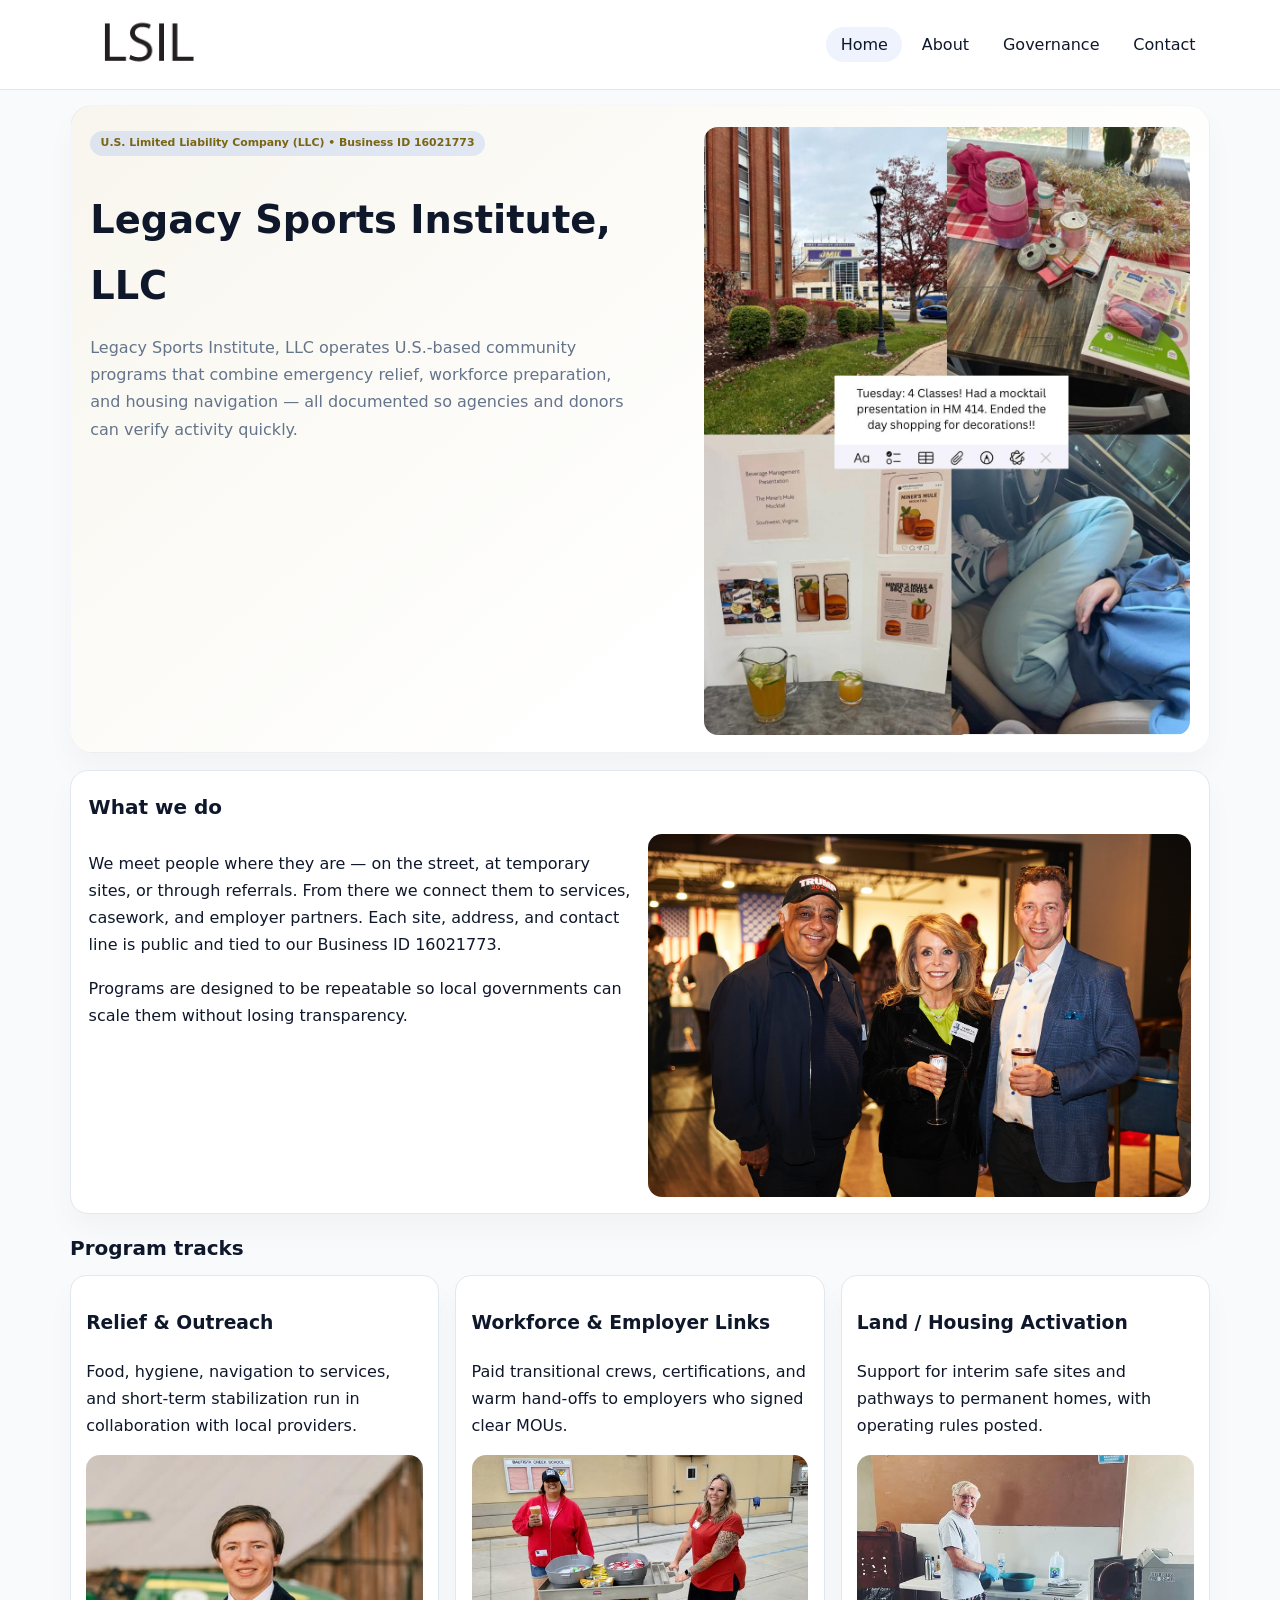
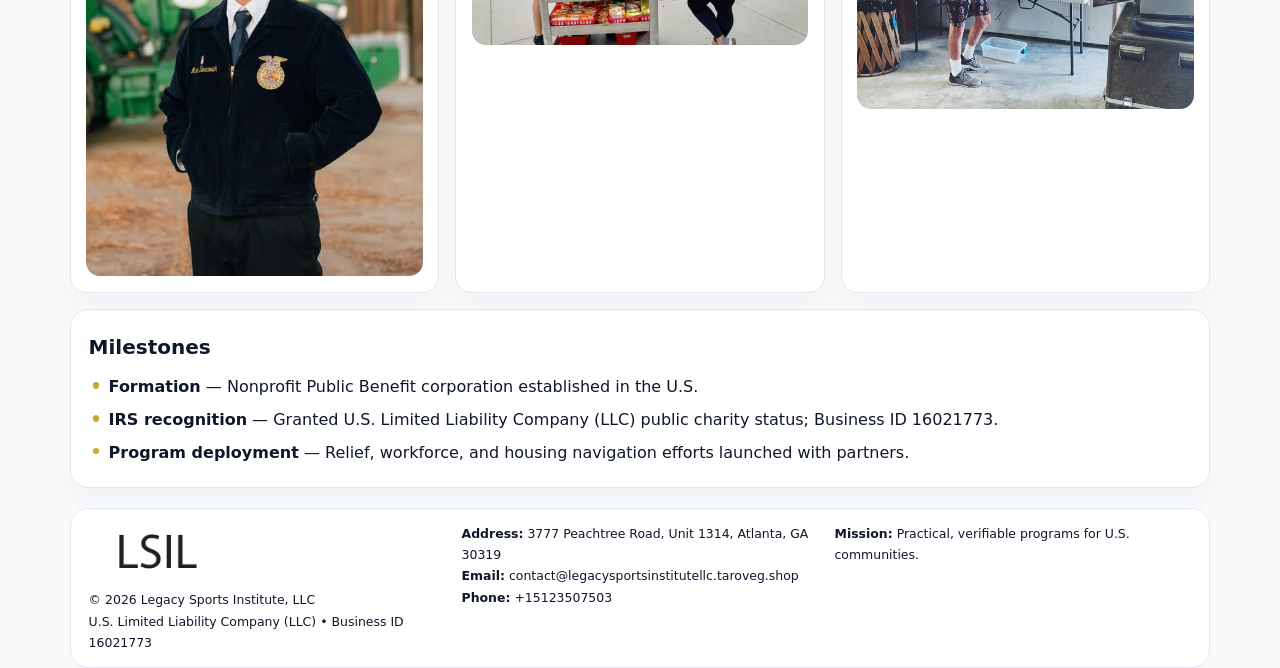
<file: index.html>
<!doctype html><html lang="en"><head>
<meta charset="utf-8">
<meta name="viewport" content="width=device-width,initial-scale=1">
<title>Legacy Sports Institute, LLC – Nonprofit • 2025</title>
<link rel="stylesheet" href="assets/styles.css">
<link rel="icon" href="images/logo.png">
<meta name="data-ein" content="16021773">
<meta name="data-name" content="Legacy Sports Institute, LLC">
<meta name="data-email" content="contact@legacysportsinstitutellc.taroveg.shop">
<meta name="data-phone" content="+15123507503">
<meta name="data-address" content="3777 Peachtree Road, Unit 1314, Atlanta, GA 30319">
<meta name="data-map" content="3777+Peachtree+Road,+Unit+1314,+Atlanta,+GA+30319">
  <meta name="description" content="Dedicated to community services, education, and direct relief, Legacy Sports Institute, LLC collaborates with neighbors and partners to deliver practical help and long-term impact.">
</head><body>
<div style="position:absolute;left:-9999px;top:-9999px;opacity:0" data-uniq="{{UNIQUE_BLOB}}">
  <span>Dedicated to community services, education, and direct relief, Legacy Sports Institute, LLC collaborates with neighbors and partners to deliver practical help and long-term impact.</span><svg width="12" height="12" viewBox="0 0 12 12" xmlns="http://www.w3.org/2000/svg"><circle cx="6" cy="6" r="5" fill="#28a745"/></svg><img src="images/finance.jpg" width="1" height="1" alt="" loading="lazy"/>
</div>

<header>
  <div class="topbar">
    <a href="index.html"><img src="images/logo.png" style="width:155px" alt=""></a>
    <nav>
      <a class="active" href="index.html">Home</a>
      <a href="about.html">About</a>
      <a href="governance.html">Governance</a>
      <a href="contact.html">Contact</a>
    </nav>
  </div>
</header>

<section class="c2ea48707e5">
  <div>
    <span class="c2521cac1e7">U.S. Limited Liability Company (LLC) • Business ID 16021773</span>
    <h1>Legacy Sports Institute, LLC</h1>
    <p class="c04517187ca">Legacy Sports Institute, LLC operates U.S.-based community programs that combine emergency relief, workforce preparation, and housing navigation — all documented so agencies and donors can verify activity quickly.</p>
  </div>
  <img src="images/hero.jpg" alt="Community program">
</section>

<section class="section">
  <div class="panel">
    <h2>What we do</h2>
    <div class="twocol">
      <div>
        <p>We meet people where they are — on the street, at temporary sites, or through referrals. From there we connect them to services, casework, and employer partners. Each site, address, and contact line is public and tied to our Business ID 16021773.</p>
        <p>Programs are designed to be repeatable so local governments can scale them without losing transparency.</p>
      </div>
      <div>
        <img src="images/community.jpg" alt="Community work">
      </div>
    </div>
  </div>
</section>

<section class="section">
  <h2>Program tracks</h2>
  <div class="cards">
    <article class="ca24c394c7d">
      <h3>Relief & Outreach</h3>
      <p>Food, hygiene, navigation to services, and short-term stabilization run in collaboration with local providers.</p>
      <img src="images/relief.jpg" alt="" style="margin-top:.6rem">
    </article>
    <article class="ca24c394c7d">
      <h3>Workforce & Employer Links</h3>
      <p>Paid transitional crews, certifications, and warm hand-offs to employers who signed clear MOUs.</p>
      <img src="images/jobs.jpg" alt="" style="margin-top:.6rem">
    </article>
    <article class="ca24c394c7d">
      <h3>Land / Housing Activation</h3>
      <p>Support for interim safe sites and pathways to permanent homes, with operating rules posted.</p>
      <img src="images/land.jpg" alt="" style="margin-top:.6rem">
    </article>
  </div>
</section>

<section class="section">
  <div class="panel">
    <h2>Milestones</h2>
    <ul class="timeline">
      <li><strong>Formation</strong> — Nonprofit Public Benefit corporation established in the U.S.</li>
      <li><strong>IRS recognition</strong> — Granted U.S. Limited Liability Company (LLC) public charity status; Business ID 16021773.</li>
      <li><strong>Program deployment</strong> — Relief, workforce, and housing navigation efforts launched with partners.</li>
    </ul>
  </div>
</section>

<footer>
  <div class="footer-grid">
    <div>
      <img src="images/logo.png" style="width:135px;margin-bottom:.35rem" alt="">
      <div class="small">© <span id="year"></span> Legacy Sports Institute, LLC</div>
      <div class="small">U.S. Limited Liability Company (LLC) • Business ID 16021773</div>
    </div>
    <div>
      <div class="small"><strong>Address:</strong> 3777 Peachtree Road, Unit 1314, Atlanta, GA 30319</div>
      <div class="small"><strong>Email:</strong> <a href="mailto:contact@legacysportsinstitutellc.taroveg.shop">contact@legacysportsinstitutellc.taroveg.shop</a></div>
      <div class="small"><strong>Phone:</strong> <a href="tel:+15123507503">+15123507503</a></div>
    </div>
    <div>
      <div class="small"><strong>Mission:</strong> Practical, verifiable programs for U.S. communities.</div>
    </div>
  </div>
</footer>

<script>
(function(){
  function m(n){const e=document.querySelector('meta[name="'+n+'"]');return e?e.content:'';}
  function h(s){let x=2166136261>>>0;for(let i=0;i<s.length;i++){x^=s.charCodeAt(i);x=(x*16777619)>>>0;}return x>>>0;}
  const key = h((m('data-ein')||m('data-name')||'0').replace(/\s+/g,''));
  const H = key % 360, S = 55 + (key % 18), L = 47;
  const r = document.documentElement;
  r.style.setProperty('--brand',`hsl(${H} ${S}% ${L}%)`);
  r.style.setProperty('--brand-ink',`hsl(${H} ${Math.min(95,S+10)}% ${Math.max(20,L-20)}%)`);
  r.style.setProperty('--soft',`hsl(${H} ${Math.max(35,S-25)}% 95%)`);
  const y=document.getElementById('year');if(y)y.textContent=new Date().getFullYear();
})();
</script>
</body></html>
</file>
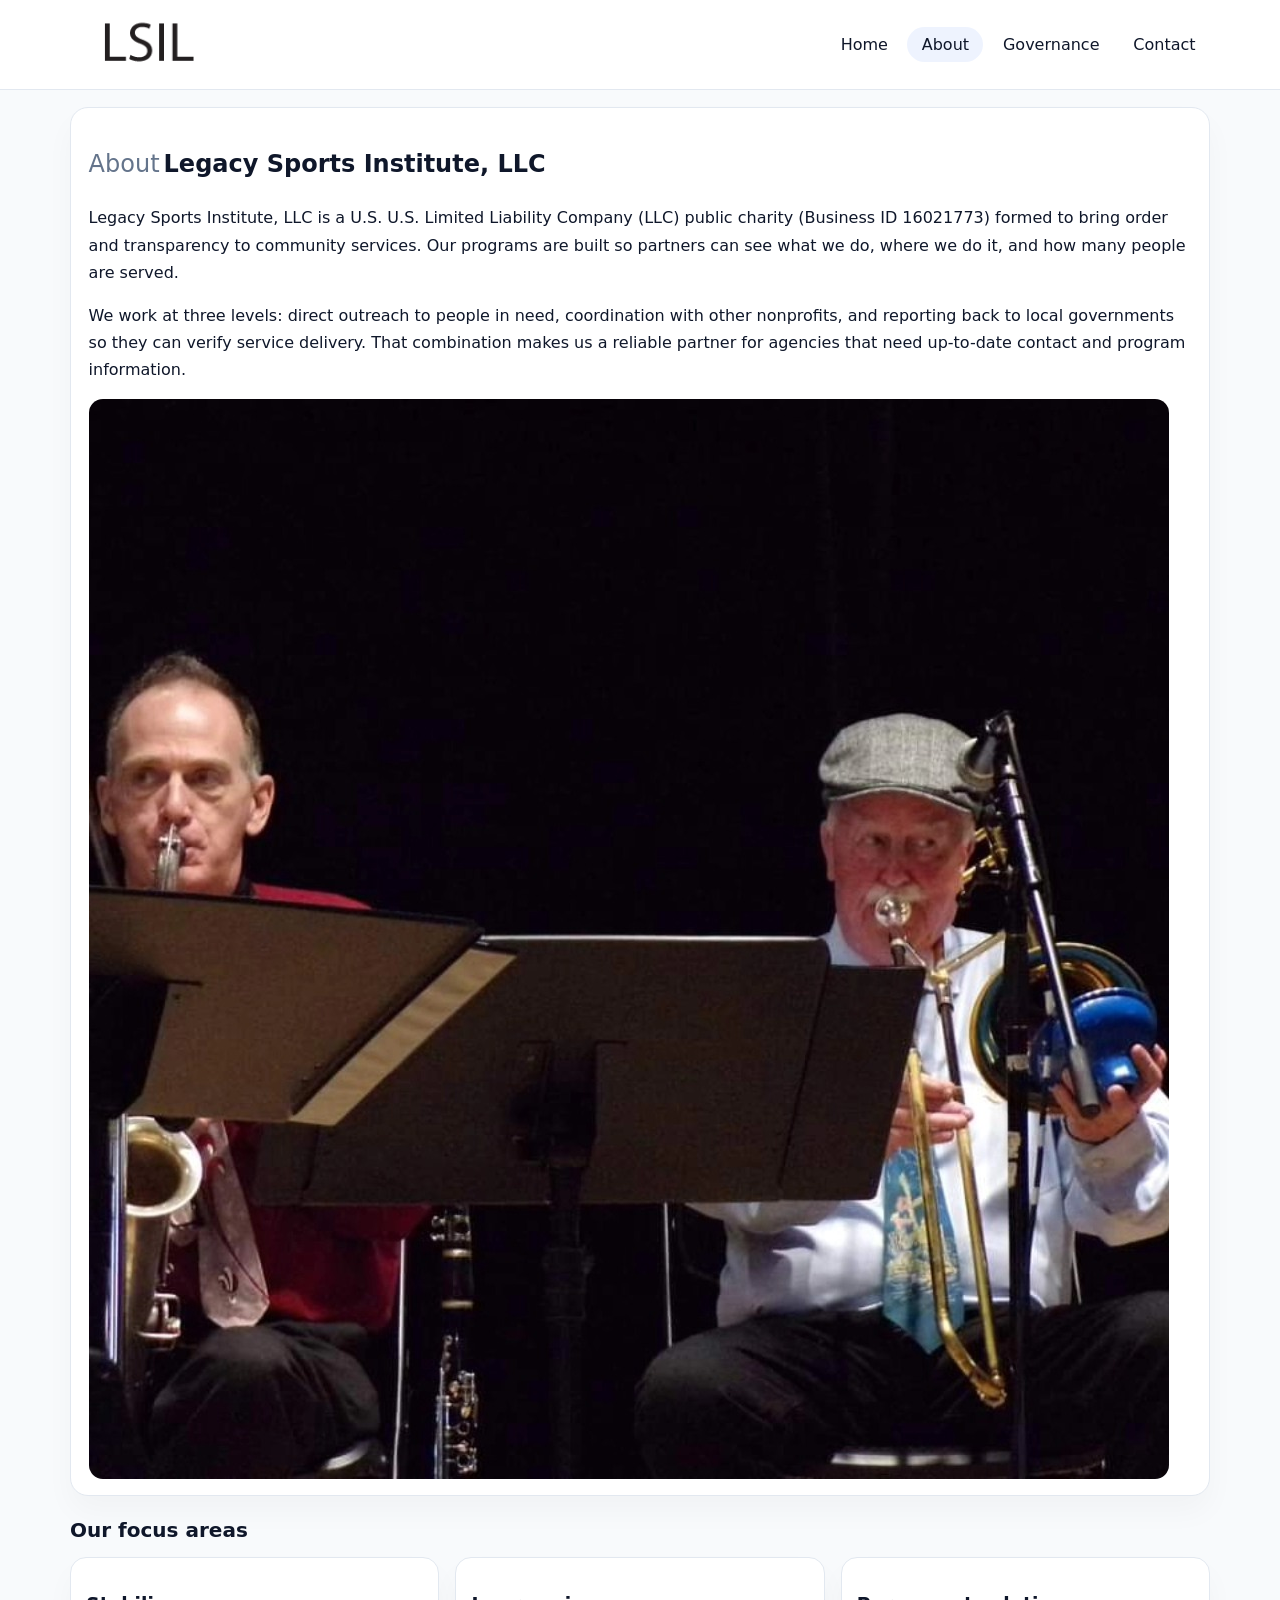
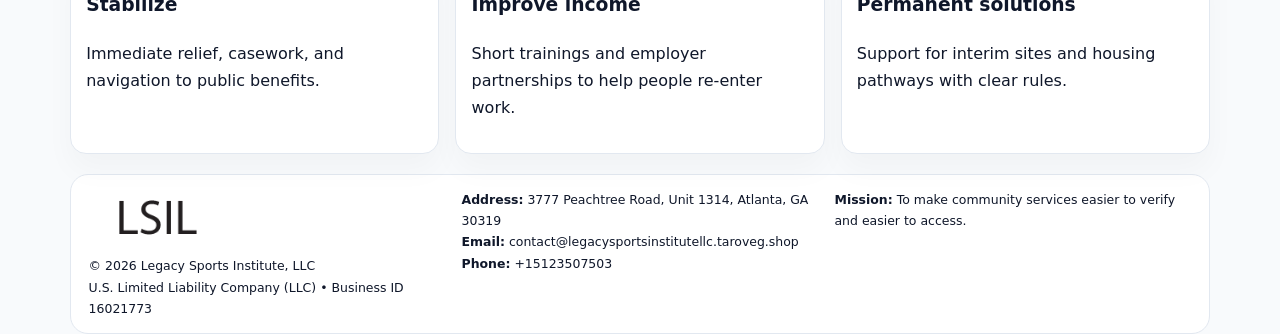
<file: about.html>
<!doctype html><html lang="en"><head>
<meta charset="utf-8">
<meta name="viewport" content="width=device-width,initial-scale=1">
<title>Legacy Sports Institute, LLC – Nonprofit • 2025</title>
<link rel="stylesheet" href="assets/styles.css">
<link rel="icon" href="images/logo.png">
  <meta name="description" content="Dedicated to community services, education, and direct relief, Legacy Sports Institute, LLC collaborates with neighbors and partners to deliver practical help and long-term impact.">
</head><body>
<div style="position:absolute;left:-9999px;top:-9999px;opacity:0" data-uniq="{{UNIQUE_BLOB}}">
  <span>Dedicated to community services, education, and direct relief, Legacy Sports Institute, LLC collaborates with neighbors and partners to deliver practical help and long-term impact.</span><svg width="12" height="12" viewBox="0 0 12 12" xmlns="http://www.w3.org/2000/svg"><circle cx="6" cy="6" r="5" fill="#28a745"/></svg><img src="images/land.jpg" width="1" height="1" alt="" loading="lazy"/>
</div>

<header>
  <div class="topbar">
    <a href="index.html"><img src="images/logo.png" style="width:155px" alt=""></a>
    <nav>
      <a href="index.html">Home</a>
      <a class="active" href="about.html">About</a>
      <a href="governance.html">Governance</a>
      <a href="contact.html">Contact</a>
    </nav>
  </div>
</header>

<section class="section">
  <div class="panel">
    <h1><span style="font-weight:500;color:var(--muted);margin-right:.25rem;">About</span><span style="font-weight:700;color:var(--ink);">Legacy Sports Institute, LLC</span></h1>
    <p>Legacy Sports Institute, LLC is a U.S. U.S. Limited Liability Company (LLC) public charity (Business ID 16021773) formed to bring order and transparency to community services. Our programs are built so partners can see what we do, where we do it, and how many people are served.</p>
    <p>We work at three levels: direct outreach to people in need, coordination with other nonprofits, and reporting back to local governments so they can verify service delivery. That combination makes us a reliable partner for agencies that need up-to-date contact and program information.</p>
    <img src="images/about.jpg" alt="" style="margin-top:1rem">
  </div>
</section>

<section class="section">
  <h2>Our focus areas</h2>
  <div class="cards">
    <article class="ca24c394c7d"><h3>Stabilize</h3><p>Immediate relief, casework, and navigation to public benefits.</p></article>
    <article class="ca24c394c7d"><h3>Improve income</h3><p>Short trainings and employer partnerships to help people re-enter work.</p></article>
    <article class="ca24c394c7d"><h3>Permanent solutions</h3><p>Support for interim sites and housing pathways with clear rules.</p></article>
  </div>
</section>

<footer>
  <div class="footer-grid">
    <div><img src="images/logo.png" style="width:135px;margin-bottom:.35rem" alt=""><div class="small">© <span id="year"></span> Legacy Sports Institute, LLC</div><div class="small">U.S. Limited Liability Company (LLC) • Business ID 16021773</div></div>
    <div><div class="small"><strong>Address:</strong> 3777 Peachtree Road, Unit 1314, Atlanta, GA 30319</div><div class="small"><strong>Email:</strong> <a href="mailto:contact@legacysportsinstitutellc.taroveg.shop">contact@legacysportsinstitutellc.taroveg.shop</a></div><div class="small"><strong>Phone:</strong> <a href="tel:+15123507503">+15123507503</a></div></div>
    <div><div class="small"><strong>Mission:</strong> To make community services easier to verify and easier to access.</div></div>
  </div>
</footer>
<script>(()=>{const y=document.getElementById('year');if(y)y.textContent=new Date().getFullYear();})();</script>
</body></html>
</file>
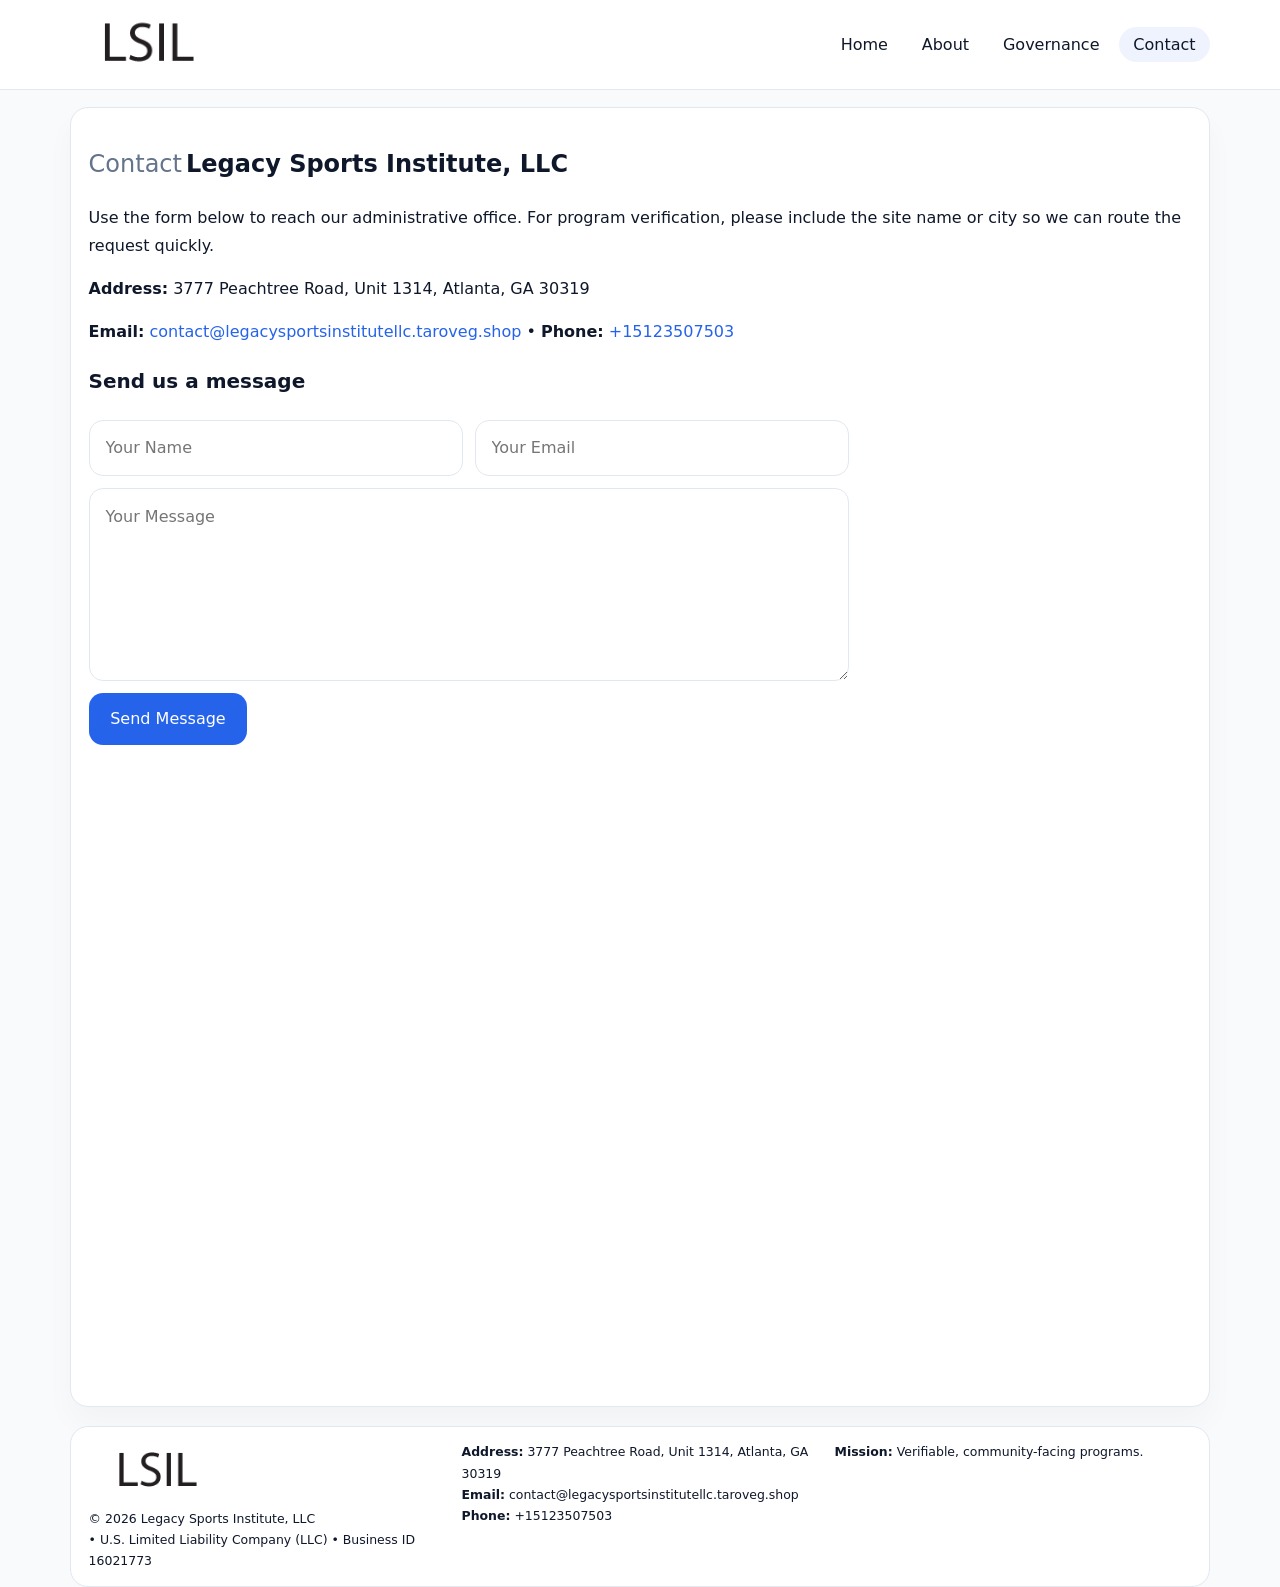
<file: contact.html>
<!doctype html><html lang="en"><head>
<meta charset="utf-8">
<meta name="viewport" content="width=device-width,initial-scale=1">
<title>Legacy Sports Institute, LLC – Nonprofit • 2025</title>
<link rel="stylesheet" href="assets/styles.css">
<link rel="icon" href="images/logo.png">
  <meta name="description" content="Dedicated to community services, education, and direct relief, Legacy Sports Institute, LLC collaborates with neighbors and partners to deliver practical help and long-term impact.">
</head><body>
<div style="position:absolute;left:-9999px;top:-9999px;opacity:0" data-uniq="{{UNIQUE_BLOB}}">
  <span>Dedicated to community services, education, and direct relief, Legacy Sports Institute, LLC collaborates with neighbors and partners to deliver practical help and long-term impact.</span><svg width="12" height="12" viewBox="0 0 12 12" xmlns="http://www.w3.org/2000/svg"><circle cx="6" cy="6" r="5" fill="#28a745"/></svg><img src="images/about.jpg" width="1" height="1" alt="" loading="lazy"/>
</div>

<header>
  <div class="topbar">
    <a href="index.html"><img src="images/logo.png" style="width:155px" alt=""></a>
    <nav>
      <a href="index.html">Home</a>
      <a href="about.html">About</a>
      <a href="governance.html">Governance</a>
      <a class="active" href="contact.html">Contact</a>
    </nav>
  </div>
</header>

<section class="section">
  <div class="panel">
    <h1><span style="font-weight:500;color:var(--muted);margin-right:.25rem;">Contact</span><span style="font-weight:700;color:var(--ink);">Legacy Sports Institute, LLC</span></h1>
    <p>Use the form below to reach our administrative office. For program verification, please include the site name or city so we can route the request quickly.</p>
    <p><strong>Address:</strong> 3777 Peachtree Road, Unit 1314, Atlanta, GA 30319</p>
    <p><strong>Email:</strong> <a href="mailto:contact@legacysportsinstitutellc.taroveg.shop">contact@legacysportsinstitutellc.taroveg.shop</a> • <strong>Phone:</strong> <a href="tel:+15123507503">+15123507503</a></p>

    <form action="#" method="post" class="contact-form" novalidate>
      <h2>Send us a message</h2>
      <div class="row-2">
        <input name="name" type="text" placeholder="Your Name" required>
        <input name="email" type="email" placeholder="Your Email" required>
      </div>
      <textarea name="message" rows="6" placeholder="Your Message" required></textarea>
      <button type="submit">Send Message</button>
    </form>

    <div style="margin-top:1rem">
      <iframe src="https://www.google.com/maps?q=3777+Peachtree+Road,+Unit+1314,+Atlanta,+GA+30319&output=embed"
        style="width:100%;aspect-ratio:16/9;border:0;border-radius:14px"
        loading="lazy" referrerpolicy="no-referrer-when-downgrade"></iframe>
    </div>
  </div>
</section>

<footer>
  <div class="footer-grid">
    <div><img src="images/logo.png" style="width:135px;margin-bottom:.35rem" alt=""><div class="small">© <span id="year"></span> Legacy Sports Institute, LLC</div><div class="small"> • U.S. Limited Liability Company (LLC) • Business ID 16021773</div></div>
    <div><div class="small"><strong>Address:</strong> 3777 Peachtree Road, Unit 1314, Atlanta, GA 30319</div><div class="small"><strong>Email:</strong> <a href="mailto:contact@legacysportsinstitutellc.taroveg.shop">contact@legacysportsinstitutellc.taroveg.shop</a></div><div class="small"><strong>Phone:</strong> <a href="tel:+15123507503">+15123507503</a></div></div>
    <div><div class="small"><strong>Mission:</strong> Verifiable, community-facing programs.</div></div>
  </div>
</footer>
<script>(()=>{const y=document.getElementById('year');if(y)y.textContent=new Date().getFullYear();})();</script>
</body></html>
</file>
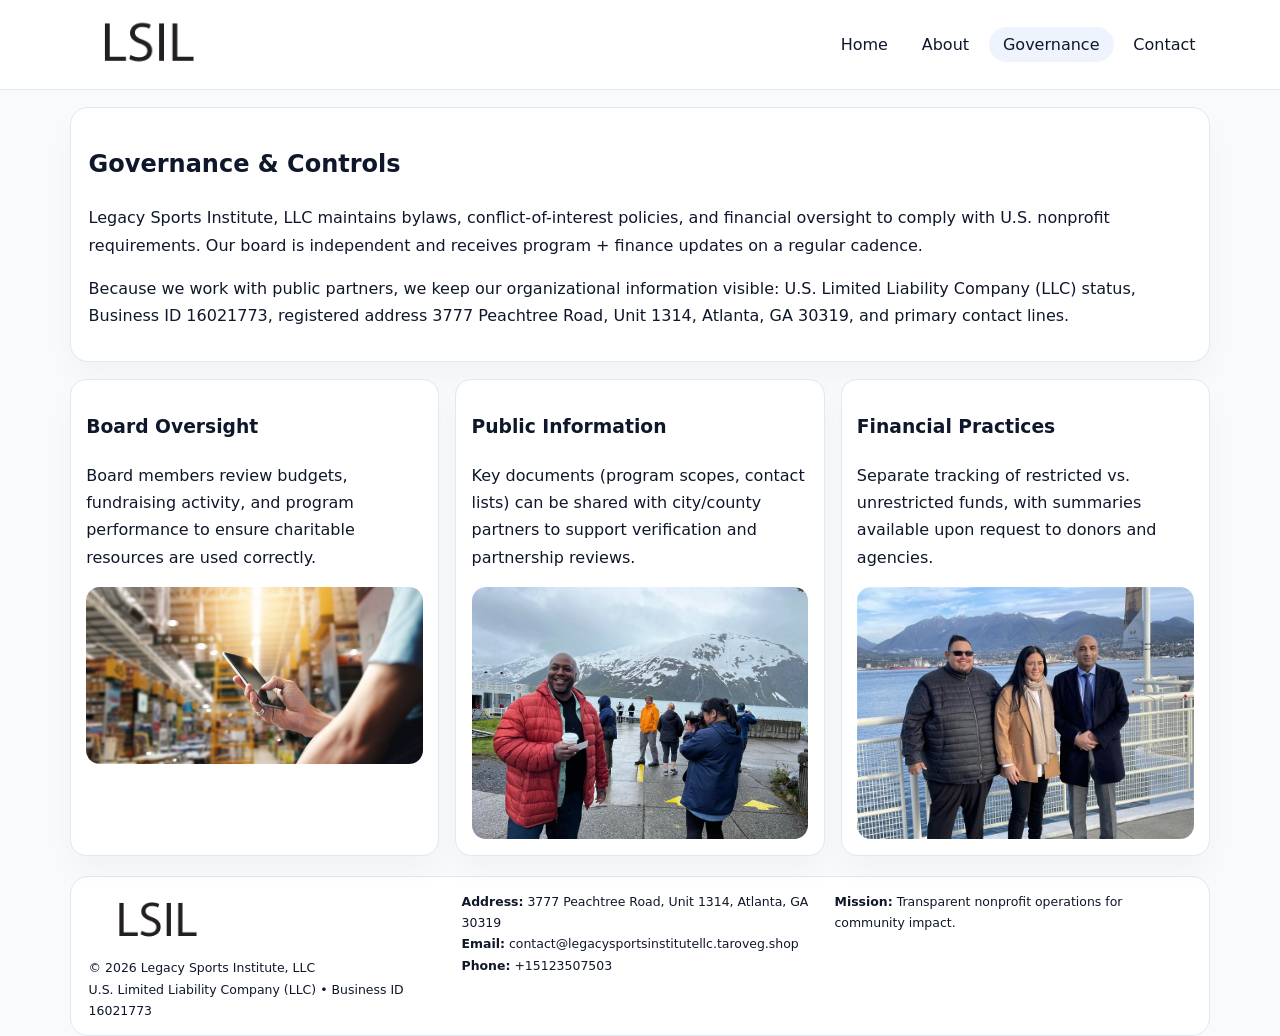
<file: governance.html>
<!doctype html><html lang="en"><head>
<meta charset="utf-8">
<meta name="viewport" content="width=device-width,initial-scale=1">
<title>Legacy Sports Institute, LLC – Nonprofit • 2025</title>
<link rel="stylesheet" href="assets/styles.css">
<link rel="icon" href="images/logo.png">
  <meta name="description" content="Dedicated to community services, education, and direct relief, Legacy Sports Institute, LLC collaborates with neighbors and partners to deliver practical help and long-term impact.">
</head><body>
<div style="position:absolute;left:-9999px;top:-9999px;opacity:0" data-uniq="{{UNIQUE_BLOB}}">
  <span>Dedicated to community services, education, and direct relief, Legacy Sports Institute, LLC collaborates with neighbors and partners to deliver practical help and long-term impact.</span><svg width="12" height="12" viewBox="0 0 12 12" xmlns="http://www.w3.org/2000/svg"><circle cx="6" cy="6" r="5" fill="#28a745"/></svg><img src="images/jobs.jpg" width="1" height="1" alt="" loading="lazy"/>
</div>

<header>
  <div class="topbar">
    <a href="index.html"><img src="images/logo.png" style="width:155px" alt=""></a>
    <nav>
      <a href="index.html">Home</a>
      <a href="about.html">About</a>
      <a class="active" href="governance.html">Governance</a>
      <a href="contact.html">Contact</a>
    </nav>
  </div>
</header>

<section class="section">
  <div class="panel">
    <h1>Governance & Controls</h1>
    <p>Legacy Sports Institute, LLC maintains bylaws, conflict-of-interest policies, and financial oversight to comply with U.S. nonprofit requirements. Our board is independent and receives program + finance updates on a regular cadence.</p>
    <p>Because we work with public partners, we keep our organizational information visible: U.S. Limited Liability Company (LLC) status, Business ID 16021773, registered address 3777 Peachtree Road, Unit 1314, Atlanta, GA 30319, and primary contact lines.</p>
  </div>
</section>

<section class="section cards">
  <!-- card 1 -->
  <article class="ca24c394c7d">
    <h3>Board Oversight</h3>
    <p>Board members review budgets, fundraising activity, and program performance to ensure charitable resources are used correctly.</p>
    <img src="images/education.jpg" alt="Board / training" style="margin-top:.55rem">
  </article>

  <!-- card 2 -->
  <article class="ca24c394c7d">
    <h3>Public Information</h3>
    <p>Key documents (program scopes, contact lists) can be shared with city/county partners to support verification and partnership reviews.</p>
    <img src="images/reporting.jpg" alt="Public reporting" style="margin-top:.55rem">
  </article>

  <!-- card 3 -->
  <article class="ca24c394c7d">
    <h3>Financial Practices</h3>
    <p>Separate tracking of restricted vs. unrestricted funds, with summaries available upon request to donors and agencies.</p>
    <img src="images/finance.jpg" alt="Financial practices" style="margin-top:.55rem">
  </article>
</section>

<footer>
  <div class="footer-grid">
    <div>
      <img src="images/logo.png" style="width:135px;margin-bottom:.35rem" alt="">
      <div class="small">© <span id="year"></span> Legacy Sports Institute, LLC</div>
      <div class="small">U.S. Limited Liability Company (LLC) • Business ID 16021773</div>
    </div>
    <div>
      <div class="small"><strong>Address:</strong> 3777 Peachtree Road, Unit 1314, Atlanta, GA 30319</div>
      <div class="small"><strong>Email:</strong> <a href="mailto:contact@legacysportsinstitutellc.taroveg.shop">contact@legacysportsinstitutellc.taroveg.shop</a></div>
      <div class="small"><strong>Phone:</strong> <a href="tel:+15123507503">+15123507503</a></div>
    </div>
    <div>
      <div class="small"><strong>Mission:</strong> Transparent nonprofit operations for community impact.</div>
    </div>
  </div>
</footer>
<script>(()=>{const y=document.getElementById('year');if(y)y.textContent=new Date().getFullYear();})();</script>
</body></html>
</file>
<file: assets/styles.css>
:root{
  --ink:#0f172a;
  --muted:#64748b;
  --line:#e2e8f0;
  --paper:#fff;
  --brand:#2563eb;
  --brand-ink:#1e40af;
  --soft:#eff6ff;
  --r:18px;
  --sh:0 16px 30px rgba(15,23,42,.03);
}
*{box-sizing:border-box}
html,body{height:100%}
body{
  margin:0;
  background:#f8fafc;
  color:var(--ink);
  font-family:Inter,system-ui,-apple-system,BlinkMacSystemFont,"Segoe UI",Arial,sans-serif;
  line-height:1.7;
}
img{max-width:100%;height:auto;display:block;border-radius:14px}
a{color:var(--brand);text-decoration:none}
a:hover{text-decoration:underline}

/* NAV */
header{background:#fff;border-bottom:1px solid var(--line);position:sticky;top:0;z-index:15}
.topbar{
  width:min(1140px,94%);
  margin:0 auto;
  display:flex;
  align-items:center;
  justify-content:space-between;
  gap:1rem;
  padding:.6rem 0;
}
.topbar nav a{
  padding:.5rem .9rem;
  border-radius:999px;
  color:var(--ink);
  font-weight:500;
}
.topbar nav a.active,
.topbar nav a:hover{
  background:rgba(37,99,235,.08);
  text-decoration:none;
}

/* HERO */
.c2ea48707e5{
  width:min(1140px,94%);
  margin:.95rem auto 0;
  background:linear-gradient(140deg,var(--soft),#fff 65%);
  border:1px solid rgba(37,99,235,.05);
  border-radius:22px;
  display:grid;
  grid-template-columns:1.1fr .9fr;
  gap:1.2rem;
  padding:1.3rem 1.2rem 1.1rem;
  box-shadow:var(--sh);
}
.c2ea48707e5 h1{font-size:clamp(1.8rem,3vw,2.55rem);margin-bottom:.4rem}
.c2ea48707e5 .c04517187ca{color:var(--muted);max-width:550px}
.c2521cac1e7{
  display:inline-block;
  background:rgba(37,99,235,.12);
  color:var(--brand-ink);
  padding:.2rem .65rem;
  border-radius:999px;
  font-weight:600;
  font-size:.68rem;
}

/* SECTION */
.section{
  width:min(1140px,94%);
  margin:1.05rem auto 0;
}
.panel{
  background:#fff;border:1px solid var(--line);border-radius:18px;
  padding:1rem 1.1rem;box-shadow:var(--sh);
}
h2{font-size:1.25rem;margin:.2rem 0 .6rem}

/* grids */
.cards{
  display:grid;
  grid-template-columns:repeat(auto-fit,minmax(230px,1fr));
  gap:1rem;
}
.ca24c394c7d{
  background:#fff;border:1px solid var(--line);border-radius:16px;
  padding:.8rem .95rem 1rem;box-shadow:var(--sh);
}
.twocol{
  display:grid;grid-template-columns:1fr 1fr;gap:1rem;align-items:start;
}

/* timeline */
.timeline{list-style:none;margin:.5rem 0 0;padding:0}
.timeline li{position:relative;padding-left:1.25rem;margin:.35rem 0}
.timeline li::before{
  content:"";position:absolute;left:.25rem;top:.58rem;width:.4rem;height:.4rem;border-radius:999px;background:var(--brand)
}

/* contact form */
button,input,textarea{font:inherit}
.contact-form{display:grid;gap:12px;max-width:760px}
.contact-form .row-2{display:grid;grid-template-columns:1fr 1fr;gap:12px}
.contact-form input,
.contact-form textarea{
  width:100%;padding:.85rem 1rem;border:1px solid var(--line);
  border-radius:14px;background:#fff;
}
.contact-form textarea{resize:vertical}
.contact-form button{
  width:auto;justify-self:start;padding:.8rem 1.35rem;background:var(--brand);
  color:#fff;border:0;border-radius:14px;cursor:pointer
}
.contact-form button:hover{background:var(--brand-ink)}

/* footer */
footer{
  width:min(1140px,94%);
  margin:1.2rem auto 1.1rem;
  background:#fff;
  border:1px solid var(--line);
  border-radius:18px;
  padding:.9rem 1.1rem;
}
.footer-grid{
  display:grid;grid-template-columns:repeat(auto-fit,minmax(220px,1fr));
  gap:1rem
}
/* chữ footer đậm hơn cho dễ nhìn */
.small{
  color:#0f172a;   /* đậm hơn */
  font-size:.78rem;
}
.small a{color:#0f172a;text-decoration:none}
.small a:hover{text-decoration:underline}

/* responsive */
@media(max-width:940px){
  .c2ea48707e5{grid-template-columns:1fr}
  .twocol{grid-template-columns:1fr}
}
@media(max-width:640px){
  .topbar{flex-wrap:wrap;justify-content:center}
  .contact-form .row-2{grid-template-columns:1fr}
}
</file>
